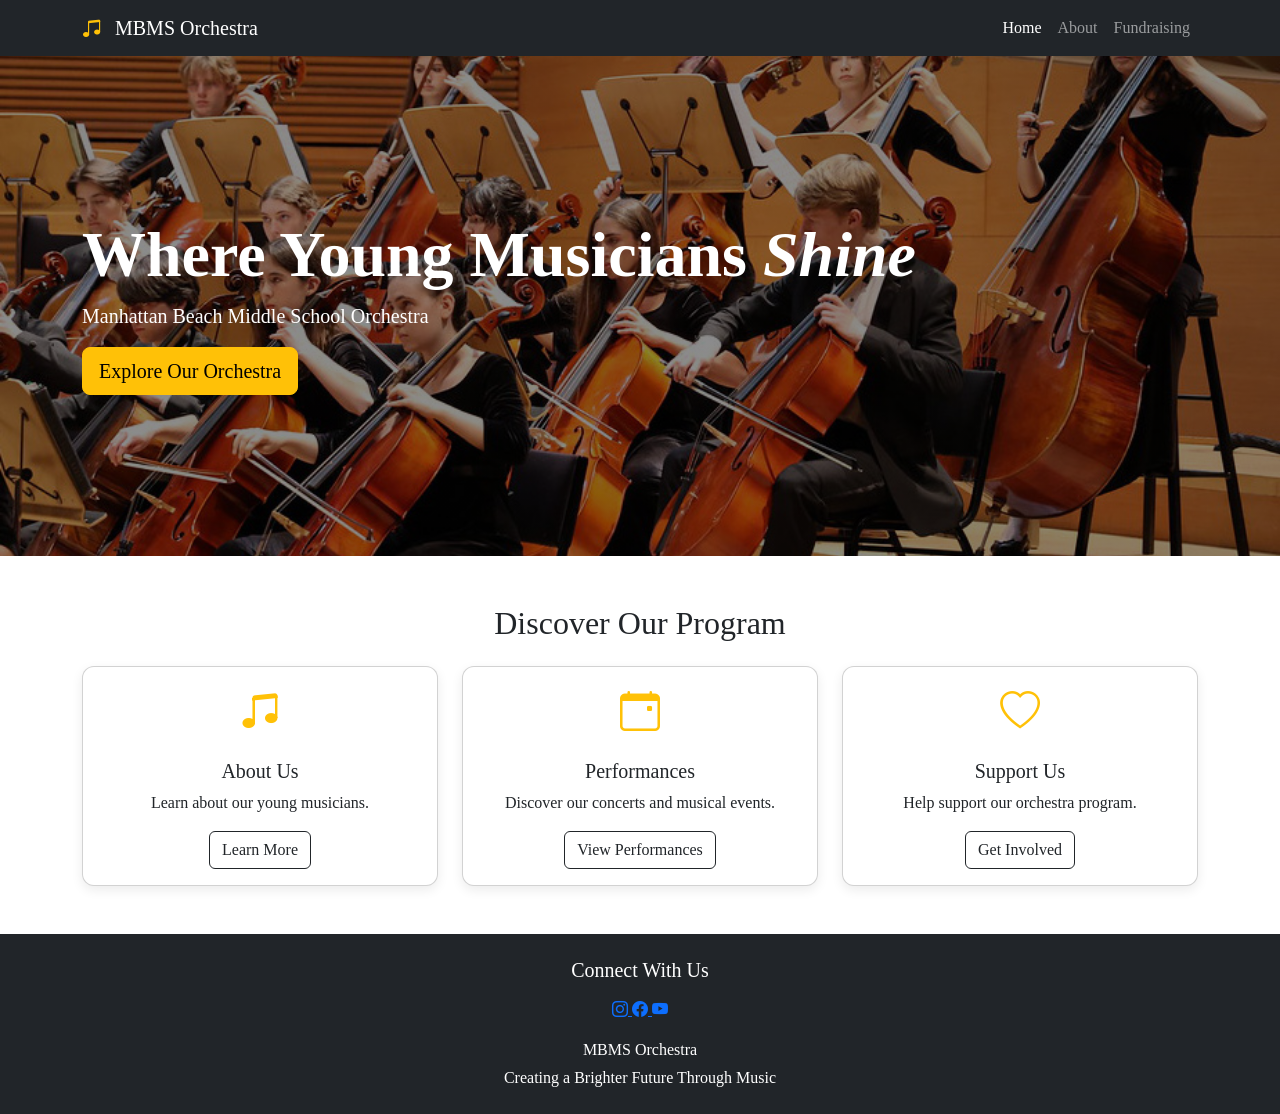
<file: index.html>
<!DOCTYPE html>
<html lang="en">
<head>
    <meta charset="utf-8">
    <meta name="viewport"
          content="width=device-width, initial-scale=1">
    <title>MBMS Orchestra | Home</title>

    <!-- Bootstrap CSS -->
    <link href="https://cdn.jsdelivr.net/npm/bootstrap@5.3.8/dist/css/bootstrap.min.css"
          rel="stylesheet">
    
    <!-- Bootstrap Icons -->
<link rel="stylesheet"
      href="https://cdn.jsdelivr.net/npm/bootstrap-icons@1.11.3/font/bootstrap-icons.min.css">

    <!-- Our own CSS -->
    <link rel="stylesheet" href="style.css">
</head>

<body>

    <!-- Navigation -->
    <nav class="navbar navbar-expand-lg navbar-dark bg-dark">
        <div class="container">
            <a class="navbar-brand" href="index.html">
                <i class="bi bi-music-note-beamed text-warning me-2"></i>
                 MBMS Orchestra
            </a>

            <button class="navbar-toggler" type="button"
                    data-bs-toggle="collapse"
                    data-bs-target="#mainNav"
                    aria-controls="mainNav"
                    aria-expanded="false"
                    aria-label="Toggle navigation">
                <span class="navbar-toggler-icon"></span>
            </button>

            <div class="collapse navbar-collapse" id="mainNav">
                <ul class="navbar-nav ms-auto">
                    <li class="nav-item">
                        <a class="nav-link active" href="index.html">Home</a>
                    </li>
                    <li class="nav-item">
                        <a class="nav-link" href="about.html">About</a>
                    </li>
                    <li class="nav-item">
                        <a class="nav-link" href="fundraising.html">Fundraising</a>
                    </li>
                </ul>
            </div>
        </div>
    </nav>

    <!-- Hero Section -->
    <header class="hero text-white d-flex align-items-center">
        <div class="container">
            <h1 class="display-4 fw-bold">
                Where Young Musicians <em>Shine</em>
            </h1>
            <p class="lead">
                Manhattan Beach Middle School Orchestra
            </p>
            <a href="about.html" class="btn btn-warning btn-lg">
                Explore Our Orchestra
            </a>
        </div>
    </header>

    <!-- Main Content -->
    <main class="container py-5">
        <h2 class="text-center mb-4">Discover Our Program</h2>

        <div class="row g-4">
            <div class="col-md-4">
                <div class="card h-100">
                    <div class="card-body d-flex flex-column text-center">
                        <i class="bi bi-music-note-beamed fs-1 text-warning mb-3"
       aria-hidden="true"></i>

                        <h3 class="card-title h5">About Us</h3>
                        <p class="card-text">
                            Learn about our young musicians.
                        </p>
                        <a href="about.html" class="btn btn-outline-dark mt-auto align-self-center">
                            Learn More
                        </a>
                    </div>
                </div>
            </div>

            <div class="col-md-4">
    <div class="card h-100">
        <div class="card-body d-flex flex-column text-center">
            <i class="bi bi-calendar-event fs-1 text-warning mb-3"
               aria-hidden="true"></i>

            <h3 class="card-title h5">Performances</h3>
            <p class="card-text">
                Discover our concerts and musical events.
            </p>

            <a href="about.html"
               class="btn btn-outline-dark mt-auto align-self-center">
                View Performances
            </a>
        </div>
    </div>
</div>

            <div class="col-md-4">
                <div class="card h-100">
                    <div class="card-body d-flex flex-column text-center">
                        <i class="bi bi-heart fs-1 text-warning mb-3"
   aria-hidden="true"></i>
                        <h3 class="card-title h5">Support Us</h3>
                        <p class="card-text">
                            Help support our orchestra program.
                        </p>
                        <a href="fundraising.html" class="btn btn-outline-dark mt-auto align-self-center">
                            Get Involved
                        </a>
                    </div>
                </div>
            </div>
        </div>
    </main>

    <!-- Footer -->
    <footer class="bg-dark text-white text-center py-4">
    <div class="container">

        <h3 class="h5 mb-3">Connect With Us</h3>

        <div class="social-icons mb-3">
            <a href="#" aria-label="Instagram">
                <i class="bi bi-instagram"></i>
            </a>

            <a href="#" aria-label="Facebook">
                <i class="bi bi-facebook"></i>
            </a>

            <a href="#" aria-label="YouTube">
                <i class="bi bi-youtube"></i>
            </a>
        </div>

        <p class="mb-1">MBMS Orchestra</p>
        <p class="mb-0">
            Creating a Brighter Future Through Music
        </p>

    </div>
</footer>

    <!-- Bootstrap JavaScript -->
    <script src="https://cdn.jsdelivr.net/npm/bootstrap@5.3.8/dist/js/bootstrap.bundle.min.js"></script>
</body>
</html>
</file>
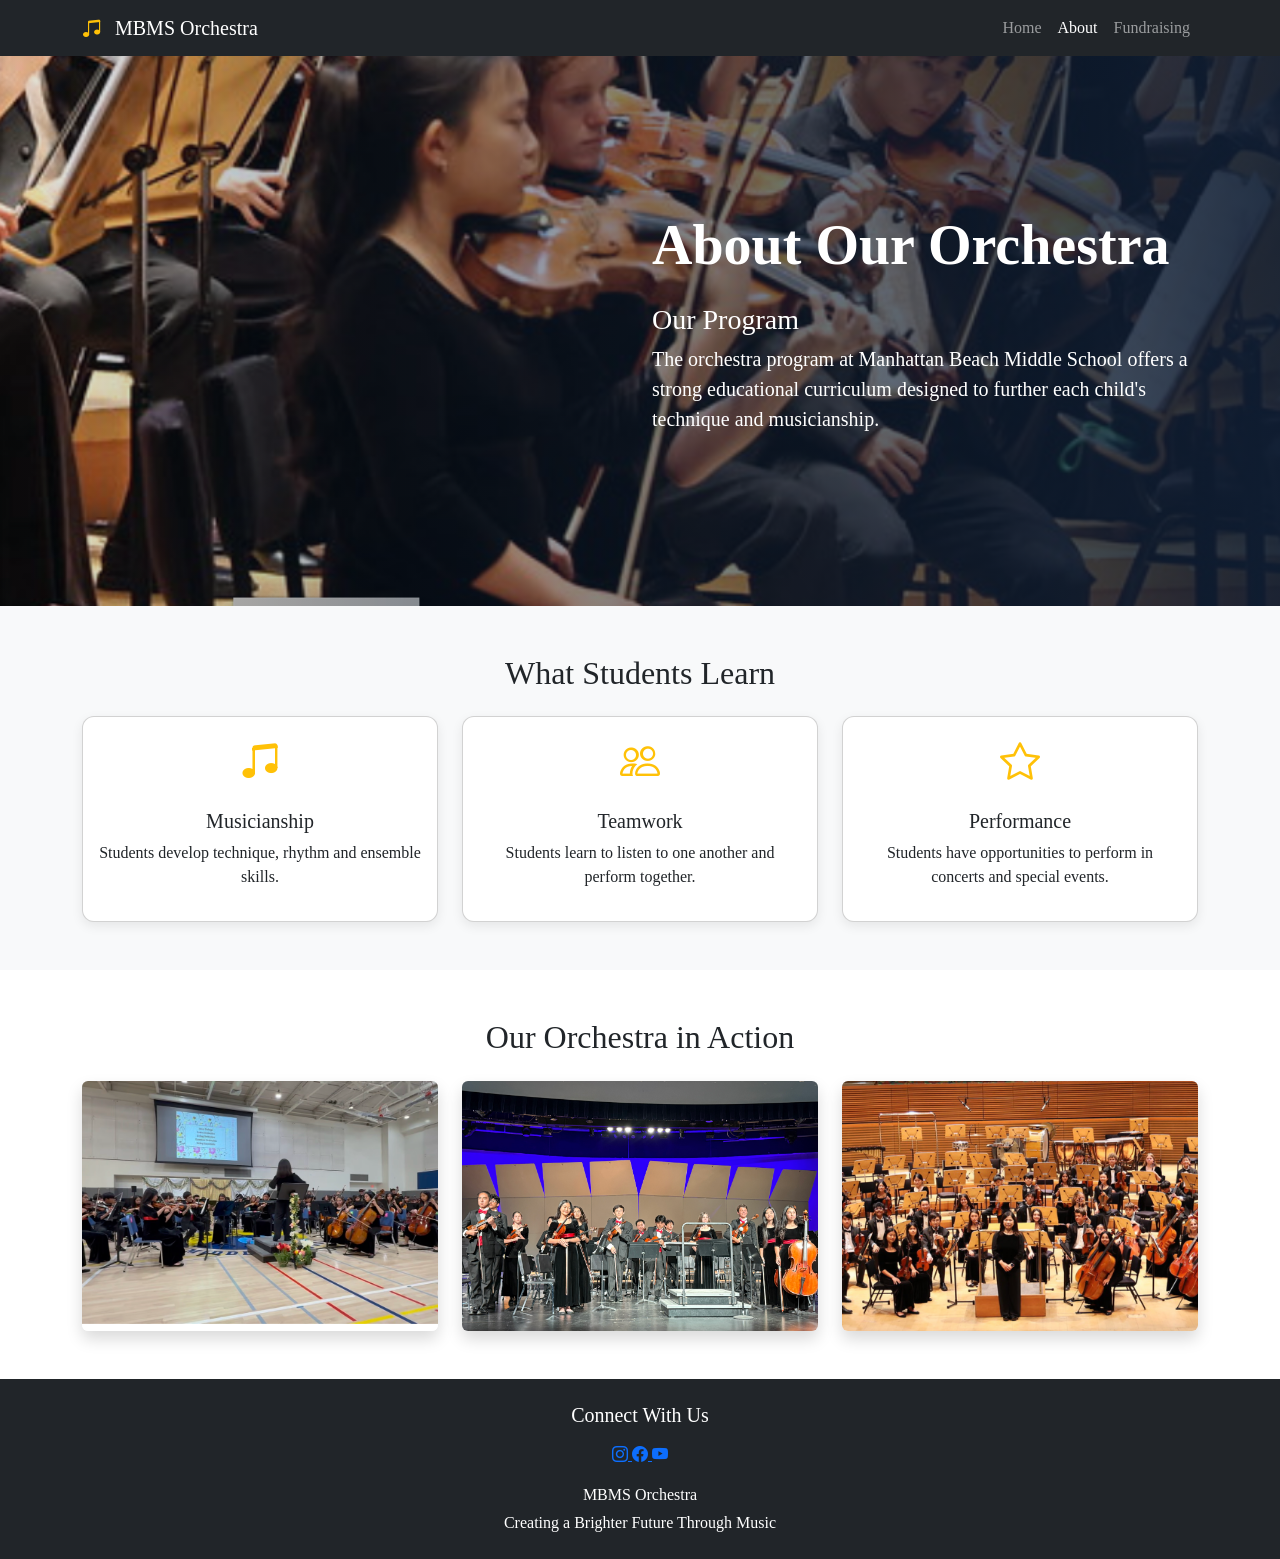
<file: about.html>
<!DOCTYPE html>
<html lang="en">
<head>
    <meta charset="utf-8">
    <meta name="viewport"
          content="width=device-width, initial-scale=1">
    <title>MBMS Orchestra | About</title>

    <!-- Bootstrap CSS -->
    <link href="https://cdn.jsdelivr.net/npm/bootstrap@5.3.8/dist/css/bootstrap.min.css"
          rel="stylesheet">
    
    <!-- Bootstrap Icons -->
<link rel="stylesheet"
      href="https://cdn.jsdelivr.net/npm/bootstrap-icons@1.11.3/font/bootstrap-icons.min.css">

    <!-- Our own CSS -->
    <link rel="stylesheet" href="style.css">
</head>

<body>

    <!-- Navigation -->
    <nav class="navbar navbar-expand-lg navbar-dark bg-dark">
        <div class="container">
            <a class="navbar-brand" href="index.html">
            <i class="bi bi-music-note-beamed text-warning me-2"></i>
                MBMS Orchestra
            </a>

            <button class="navbar-toggler" type="button"
                    data-bs-toggle="collapse"
                    data-bs-target="#mainNav"
                    aria-controls="mainNav"
                    aria-expanded="false"
                    aria-label="Toggle navigation">
                <span class="navbar-toggler-icon"></span>
            </button>

            <div class="collapse navbar-collapse" id="mainNav">
                <ul class="navbar-nav ms-auto">
                    <li class="nav-item">
                        <a class="nav-link" href="index.html">Home</a>
                    </li>
                    <li class="nav-item">
                        <a class="nav-link active" aria-current="page" href="about.html">About</a>
                    </li>
                    <li class="nav-item">
                        <a class="nav-link" href="fundraising.html">Fundraising</a>
                    </li>
                </ul>
            </div>
        </div>
    </nav>


<!-- About Page Hero -->
<header class="about-hero text-white d-flex align-items-center">
    <div class="container">
        <div class="row justify-content-end">
            <div class="col-md-6">

                <h1 class="display-4 fw-bold">
                    About Our Orchestra
                </h1>

                <h2 class="h3 mt-4">Our Program</h2>

                <p class="lead">
                    The orchestra program at Manhattan Beach
                    Middle School offers a strong educational
                    curriculum designed to further each child's
                    technique and musicianship.
                </p>

            </div>
        </div>
    </div>
</header>

<main>

    <!-- Program Features -->
    <section class="bg-light py-5">
        <div class="container">
            <h2 class="text-center mb-4">What Students Learn</h2>

            <div class="row g-4">
                <div class="col-md-4">
                    <div class="card h-100 text-center">
                        <div class="card-body">
                            <i class="bi bi-music-note-beamed fs-1 text-warning"></i>
                            <h3 class="h5 mt-3">Musicianship</h3>
                            <p>Students develop technique, rhythm
                               and ensemble skills.</p>
                        </div>
                    </div>
                </div>

                <div class="col-md-4">
                    <div class="card h-100 text-center">
                        <div class="card-body">
                            <i class="bi bi-people fs-1 text-warning"></i>
                            <h3 class="h5 mt-3">Teamwork</h3>
                            <p>Students learn to listen to one
                               another and perform together.</p>
                        </div>
                    </div>
                </div>

                <div class="col-md-4">
                    <div class="card h-100 text-center">
                        <div class="card-body">
                            <i class="bi bi-star fs-1 text-warning"></i>
                            <h3 class="h5 mt-3">Performance</h3>
                            <p>Students have opportunities to
                               perform in concerts and special events.</p>
                        </div>
                    </div>
                </div>
            </div>
        </div>
    </section>

    <!-- Photo Gallery -->
    <section class="container py-5">
        <h2 class="text-center mb-4">Our Orchestra in Action</h2>

        <div class="row g-4">
            <div class="col-md-4">
                <img src="orchestra_winter.jpg"
                     alt="MBMS Winter Concert"
                     class="img-fluid rounded shadow gallery-photo">
            </div>

            <div class="col-md-4">
                <img src="orchestra_scsboa.jpg"
                     alt="MBMS SCSBOA Festival"
                     class="img-fluid rounded shadow gallery-photo">
            </div>

            <div class="col-md-4">
                <img src="orchestra_disney.jpg"
                     alt="MBMS Disney Concert Hall Concert"
                     class="img-fluid rounded shadow gallery-photo">
            </div>
        </div>
    </section>
</main>

    <!-- Footer -->
    <footer class="bg-dark text-white text-center py-4">
    <div class="container">

        <h3 class="h5 mb-3">Connect With Us</h3>

        <div class="social-icons mb-3">
            <a href="#" aria-label="Instagram">
                <i class="bi bi-instagram"></i>
            </a>

            <a href="#" aria-label="Facebook">
                <i class="bi bi-facebook"></i>
            </a>

            <a href="#" aria-label="YouTube">
                <i class="bi bi-youtube"></i>
            </a>
        </div>

        <p class="mb-1">MBMS Orchestra</p>
        <p class="mb-0">
            Creating a Brighter Future Through Music
        </p>

    </div>
</footer>

    <!-- Bootstrap JavaScript -->
    <script src="https://cdn.jsdelivr.net/npm/bootstrap@5.3.8/dist/js/bootstrap.bundle.min.js"></script>
</body>
</html>
</file>
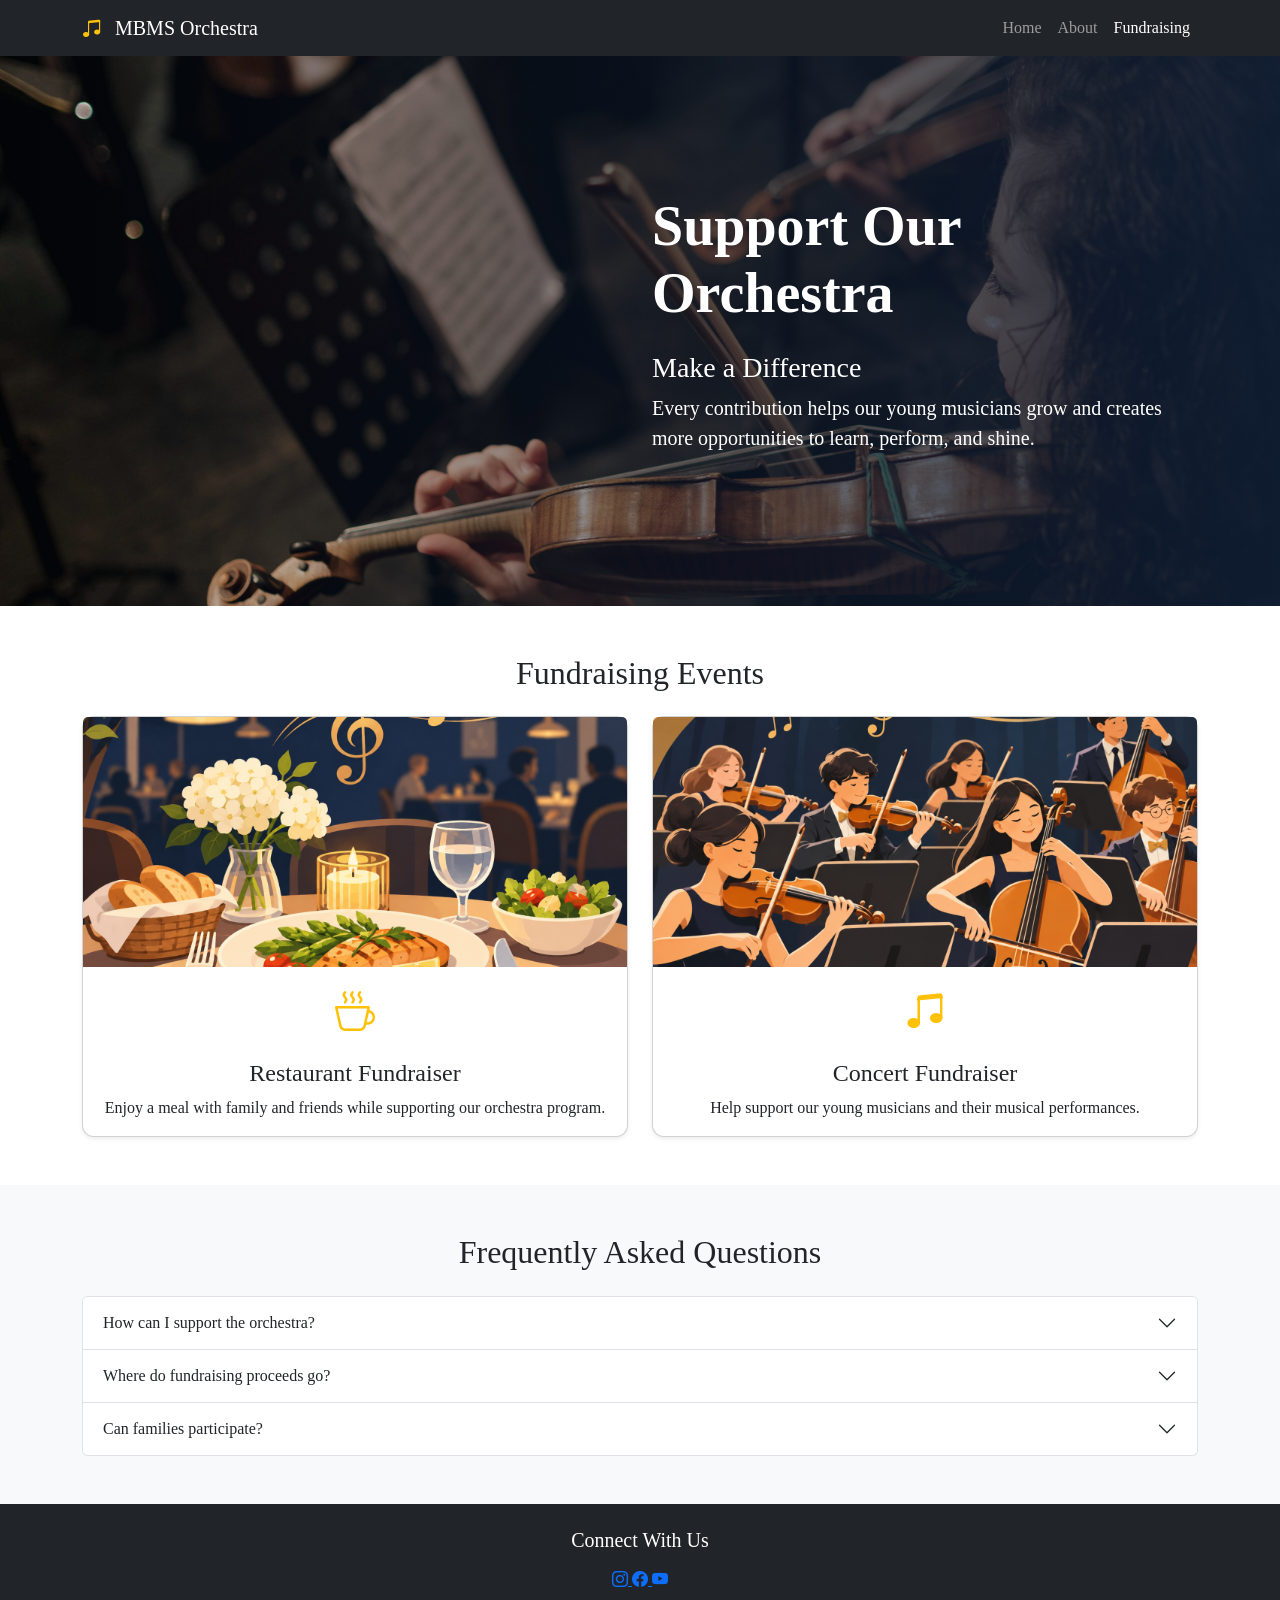
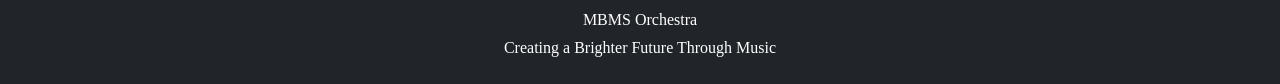
<file: fundraising.html>
<!DOCTYPE html>
<html lang="en">
<head>
    <meta charset="utf-8">
    <meta name="viewport"
          content="width=device-width, initial-scale=1">
    <title>MBMS Orchestra | Fundraising</title>

    <!-- Bootstrap CSS -->
    <link href="https://cdn.jsdelivr.net/npm/bootstrap@5.3.8/dist/css/bootstrap.min.css"
          rel="stylesheet">
    
    <!-- Bootstrap Icons -->
<link rel="stylesheet"
      href="https://cdn.jsdelivr.net/npm/bootstrap-icons@1.11.3/font/bootstrap-icons.min.css">

    <!-- Our own CSS -->
    <link rel="stylesheet" href="style.css">
</head>

<body>

    <!-- Navigation -->
    <nav class="navbar navbar-expand-lg navbar-dark bg-dark">
        <div class="container">
            <a class="navbar-brand" href="index.html">
            <i class="bi bi-music-note-beamed text-warning me-2"></i>
                MBMS Orchestra
            </a>

            <button class="navbar-toggler" type="button"
                    data-bs-toggle="collapse"
                    data-bs-target="#mainNav"
                    aria-controls="mainNav"
                    aria-expanded="false"
                    aria-label="Toggle navigation">
                <span class="navbar-toggler-icon"></span>
            </button>

            <div class="collapse navbar-collapse" id="mainNav">
                <ul class="navbar-nav ms-auto">
                    <li class="nav-item">
                        <a class="nav-link" href="index.html">Home</a>
                    </li>
                    
                    <li class="nav-item">
                        <a class="nav-link" href="about.html">About</a>
                    </li>
                    <li class="nav-item">
                        <a class="nav-link active" aria-current="page" href="fundraising.html">Fundraising</a>
                    </li>
                    
                </ul>
            </div>
        </div>
    </nav>
<header class="fundraising-hero text-white d-flex align-items-center">
    <div class="container">
        <div class="row justify-content-end">
            <div class="col-md-6">

                <h1 class="display-4 fw-bold">
                    Support Our Orchestra
                </h1>

                <h2 class="h3 mt-4">Make a Difference</h2>

                <p class="lead">
                    Every contribution helps our young musicians
                    grow and creates more opportunities to
                    learn, perform, and shine.
                </p>

            </div>
        </div>
    </div>
</header>

<main>
    <!-- Fundraising Events -->
    <section class="container py-5">
        <h2 class="text-center mb-4">Fundraising Events</h2>

        <div class="row g-4">

            <!-- Restaurant Fundraiser -->
            <div class="col-md-6">
                <div class="card h-100 shadow-sm">
                    <img src="restaurant.png"
             class="card-img-top fundraising-photo"
             alt="Restaurant fundraiser">

                    <div class="card-body text-center">
                        <i class="bi bi-cup-hot fs-1 text-warning"></i>

                        <h3 class="card-title h4 mt-3">
                            Restaurant Fundraiser
                        </h3>

                        <p class="card-text">
                            Enjoy a meal with family and friends
                            while supporting our orchestra program.
                        </p>
                    </div>
                </div>
            </div>

            <!-- Concert Fundraiser -->
            <div class="col-md-6">
                <div class="card h-100 shadow-sm">
                    <img src="concert1.png"
     class="card-img-top fundraising-photo"
     alt="Orchestra concert">
                    <div class="card-body text-center">
                        <i class="bi bi-music-note-beamed fs-1 text-warning"></i>

                        <h3 class="card-title h4 mt-3">
                            Concert Fundraiser
                        </h3>

                        <p class="card-text">
                            Help support our young musicians
                            and their musical performances.
                        </p>
                    </div>
                </div>
            </div>

        </div>
    </section>

    <!-- Frequently Asked Questions -->
<section class="bg-light py-5">
    <div class="container">
        <h2 class="text-center mb-4">
            Frequently Asked Questions
        </h2>

        <div class="accordion" id="fundraisingFAQ">

            <!-- Question 1 -->
            <div class="accordion-item">
                <h3 class="accordion-header">
                    <button class="accordion-button collapsed"
                            type="button"
                            data-bs-toggle="collapse"
                            data-bs-target="#faqOne"
                            aria-expanded="false"
                            aria-controls="faqOne">
                        How can I support the orchestra?
                    </button>
                </h3>

                <div id="faqOne"
                     class="accordion-collapse collapse"
                     data-bs-parent="#fundraisingFAQ">
                    <div class="accordion-body">
                        You can support our orchestra by
                        participating in fundraising events.
                    </div>
                </div>
            </div>

            <!-- Question 2 -->
            <div class="accordion-item">
                <h3 class="accordion-header">
                    <button class="accordion-button collapsed"
                            type="button"
                            data-bs-toggle="collapse"
                            data-bs-target="#faqTwo"
                            aria-expanded="false"
                            aria-controls="faqTwo">
                        Where do fundraising proceeds go?
                    </button>
                </h3>

                <div id="faqTwo"
                     class="accordion-collapse collapse"
                     data-bs-parent="#fundraisingFAQ">
                    <div class="accordion-body">
                        Fundraising proceeds help support
                        the orchestra program and its activities.
                    </div>
                </div>
            </div>

            <!-- Question 3 -->
            <div class="accordion-item">
                <h3 class="accordion-header">
                    <button class="accordion-button collapsed"
                            type="button"
                            data-bs-toggle="collapse"
                            data-bs-target="#faqThree"
                            aria-expanded="false"
                            aria-controls="faqThree">
                        Can families participate?
                    </button>
                </h3>

                <div id="faqThree"
                     class="accordion-collapse collapse"
                     data-bs-parent="#fundraisingFAQ">
                    <div class="accordion-body">
                        Yes! Families and friends are welcome
                        to participate in our fundraising activities.
                    </div>
                </div>
            </div>

        </div>
    </div>
</section>
</main>

    <!-- Footer -->
    <footer class="bg-dark text-white text-center py-4">
    <div class="container">

        <h3 class="h5 mb-3">Connect With Us</h3>

        <div class="social-icons mb-3">
            <a href="#" aria-label="Instagram">
                <i class="bi bi-instagram"></i>
            </a>

            <a href="#" aria-label="Facebook">
                <i class="bi bi-facebook"></i>
            </a>

            <a href="#" aria-label="YouTube">
                <i class="bi bi-youtube"></i>
            </a>
        </div>

        <p class="mb-1">MBMS Orchestra</p>
        <p class="mb-0">
            Creating a Brighter Future Through Music
        </p>

    </div>
</footer>

    <!-- Bootstrap JavaScript -->
    <script src="https://cdn.jsdelivr.net/npm/bootstrap@5.3.3/dist/js/bootstrap.bundle.min.js"></script>
</body>
</html>
</file>
<file: style.css>
body {
    font-family: Georgia, 'Times New Roman', serif;
}

.hero {
    min-height: 500px;
    background-image:
        linear-gradient(rgba(0, 0, 0, 0.45),
                        rgba(0, 0, 0, 0.45)),
        url("orchestra_index.jpg");
    background-size: cover;
    background-position: center;
}

.hero h1 {
    font-size: clamp(2rem, 5vw, 4rem);
}

.card {
    border-radius: 12px;
    box-shadow: 0 4px 12px rgba(0, 0, 0, 0.08);
}

.card:hover {
    transform: translateY(-4px);
    transition: transform 0.2s;
}

.about-photo {
    width: 100%;
    max-height: 450px;
    object-fit: cover;
}

.gallery-photo {
    width: 100%;
    height: 250px;
    object-fit: cover;
}

.fundraising-photo {
    width: 100%;
    height: 250px;
    object-fit: cover;
}

/* About Page Hero */
.about-hero {
    min-height: 550px;

    background-image:
        linear-gradient(
            90deg,
            rgba(15, 30, 52, 0.10),
            rgba(15, 30, 52, 0.92)
        ),
        url("orchestra_about.jpg");

    background-size: cover;
    background-position: center;
}

.about-hero h1 {
    font-family: Georgia, 'Times New Roman', serif;
}

.about-hero h2 {
    color: var(--gold);
}

@media (max-width: 767px) {
    .about-hero {
        min-height: 500px;
        background-position: center;
        background-image:
            linear-gradient(
                rgba(15, 30, 52, 0.75),
                rgba(15, 30, 52, 0.75)
            ),
            url("orchestra_about.jpg");
    }
}


/* Fundraising Page Hero */
.fundraising-hero {
    min-height: 550px;

    background-image:
        linear-gradient(
            90deg,
            rgba(15, 30, 52, 0.10),
            rgba(15, 30, 52, 0.92)
        ),
        url("concert.jpg");

    background-size: cover;
    background-position: center;
}

.fundraising-hero h1 {
    font-family: Georgia, 'Times New Roman', serif;
}

.fundraising-hero h2 {
    color: var(--gold);
}

@media (max-width: 767px) {
    .fundraising-hero {
        min-height: 500px;
        background-image:
            linear-gradient(
                rgba(15, 30, 52, 0.75),
                rgba(15, 30, 52, 0.75)
            ),
            url("concert.jpg");
    }
}
</file>
